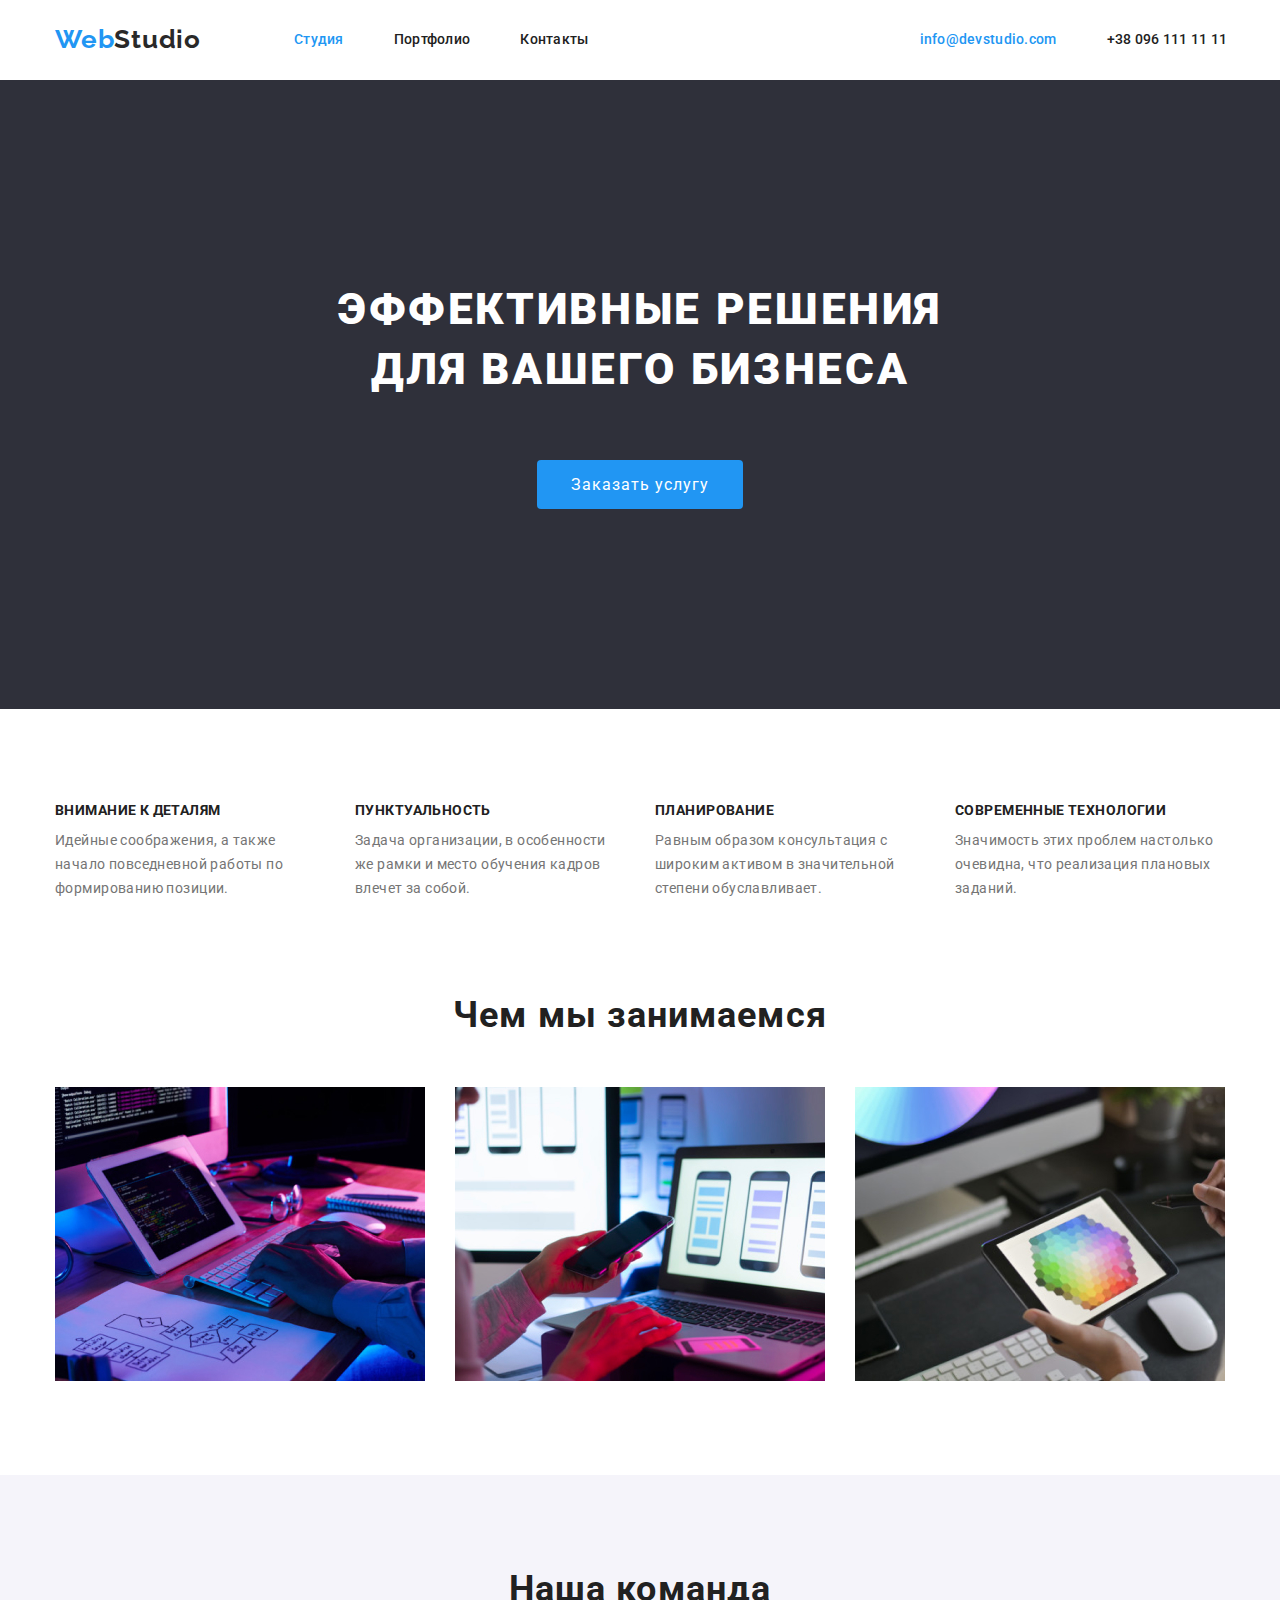
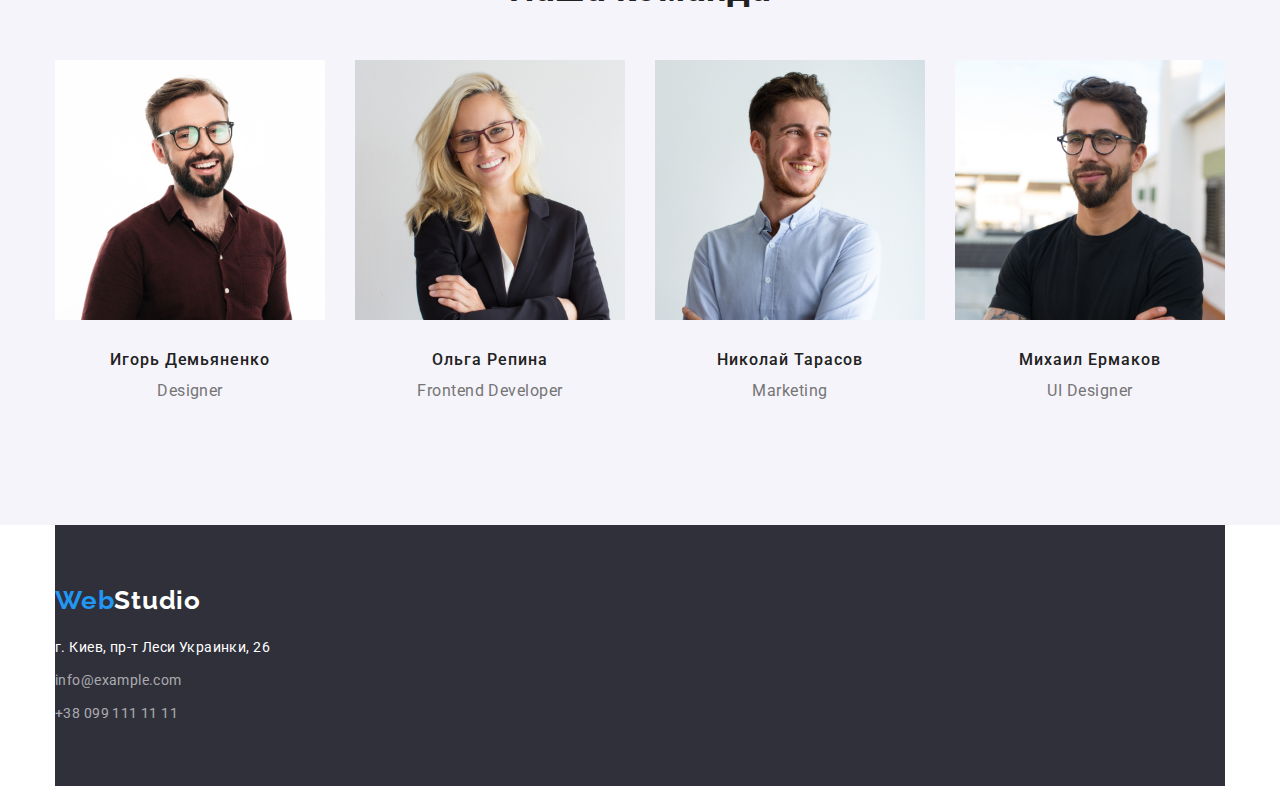
<file: index.html>
<!DOCTYPE html>
<html lang="ru">

<head>
  <meta charset="UTF-8" />
  <meta name="viewport" content="width=device-width, initial-scale=1.0" />
  <title>Document</title>

  <link rel="stylesheet"
    href="https://fonts.googleapis.com/css2?family=Raleway:wght@700&family=Roboto:wght@400;500;700;900&display=swap" />

  <!-- normalize -->
  <link rel="stylesheet" href="https://cdnjs.cloudflare.com/ajax/libs/modern-normalize/1.1.0/modern-normalize.min.css">

  <link rel="stylesheet" href="./css/styles.css" />
</head>

<body class="body">
  <!--шапка-->
  <header>
    <div class="header-container container">
      <nav class="header">
        <a class="link logo" href="./index.html">Web<span class="logo-web">Studio</span></a>
        <ul class="list">
          <li><a class="list list-item1 link web text" href="">Студия</a></li>
          <li><a class="list list-item2 link text" href="./portfolio.html">Портфолио</a></li>
          <li><a class="list list-item3 link text" href="">Контакты</a></li>
        </ul>
      </nav>
      <ul class="list list-link">
        <li><a class="list list-link link web text" href="mailto:info@devstudio.com">info@devstudio.com</a></li>
        <li><a class="list link text telephone">+38 096 111 11 11</a></li>
      </ul>
    </div>
  </header>

  <!--секция 1 основной заголовок-->
  <main>
    <div class="hero">
      <div class="container">
        <h1 class="h1">Эффективные решения для вашего бизнеса</h1>
        <button class="button button-text" type="button">Заказать услугу</button>
      </div>
    </div>
    <!--2 секция верхние элементи списка -->
    <div class="container">
      <section class="section">
        <ul class="service">
          <li class="service-item1">
            <h3 class="h3">ВНИМАНИЕ К ДЕТАЛЯМ</h3>
            <p class="text-p">Идейные соображения, а также начало повседневной работы по формированию позиции.</p>
          </li>
          <li class="service-item2">
            <h3 class="h3">ПУНКТУАЛЬНОСТЬ</h3>
            <p class="text-p">Задача организации, в особенности же рамки и место обучения кадров влечет за собой.</p>
          </li>
          <li class="service-item3">
            <h3 class="h3">ПЛАНИРОВАНИЕ</h3>
            <p class="text-p">Равным образом консультация с широким активом в значительной степени обуславливает.</p>
          <li class="service-item4">
            <h3 class="h3">СОВРЕМЕННЫЕ ТЕХНОЛОГИИ</h3>
            <p class="text-p">Значимость этих проблем настолько очевидна, что реализация плановых заданий.</p>
          </li>
        </ul>
      </section>
    </div>

    <div class="container">
      <section class="section-h2">
        <!--фото элементы 2 секции (чем мы занимаемся)-->
        <div class="flex-container">
          <h2 class="h2">Чем мы занимаемся</h2>
          <ul class="list">
            <li class="imgh2 flex-element1"><img src="./images/box 1.jpg" alt="набирает текст на клавиатуре" width="370"
                height="294" />
            </li>

            <li class="imgh2 flex-element2"><img src="./images/box 2.jpg" alt="выбирает тему для телефона" width="370"
                height="294" />
            </li>

            <li class="imgh2 flex-element3"><img src="./images/box 3.jpg" alt="работа на планшете" width="370"
                height="294" /></li>
          </ul>
      </section>
    </div>

    <!--секция 3 -->
    <section class="section-team">
      <div class="container">
        <section class="section-h2">
          <div class="flex-container">
            <h2 class="h2-team">Наша команда</h2>
            <ul class="list">
              <li class="imgh3 flex-team1"><img src="./images/img.jpg" alt="Игорь" width="270" height="260" />
                <h3 class="h3-team">Игорь Демьяненко</h3>
                <p class="text-team" lang="en">Designer</p>
              </li>

              <li class="imgh3 flex-team2"><img src="./images/img1.jpg" alt="Ольга" width="270" height="260" />
                <h3 class="h3-team">Ольга Репина</h3>
                <p class="text-team" lang="en">Frontend Developer</p>
              </li>

              <li class="imgh3 flex-team3"><img src="./images/img2.jpg" alt="Николай" width="270" height="260" />
                <h3 class="h3-team">Николай Тарасов</h3>
                <p class="text-team" lang="en">Marketing</p>
              </li>

              <li class="imgh3 flex-team4"><img src="./images/img3.jpg" alt="Михаил" width="270" height="260" />
                <h3 class="h3-team">Михаил Ермаков</h3>
                <p class="text-team" lang="en">UI Designer</p>
              </li>
            </ul>
        </section>
      </div>
    </section>
  </main>

  <div class="container">
    <footer class="footer">
      <a class="link logo-down" href="./index.html">Web<span class="logo-web2">Studio</span></a>
      <address class="contacts">
        <p class="down-nav">г. Киев, пр-т Леси Украинки, 26</p>
        <ul class="list-down">
          <li><a class="inf">info@example.com</a></li>
        </ul>
        <ul class="list">
          <li><a class="inf">+38 099 111 11 11</a></li>
        </ul>
      </address>
    </footer>
  </div>

</body>

</html>
</file>
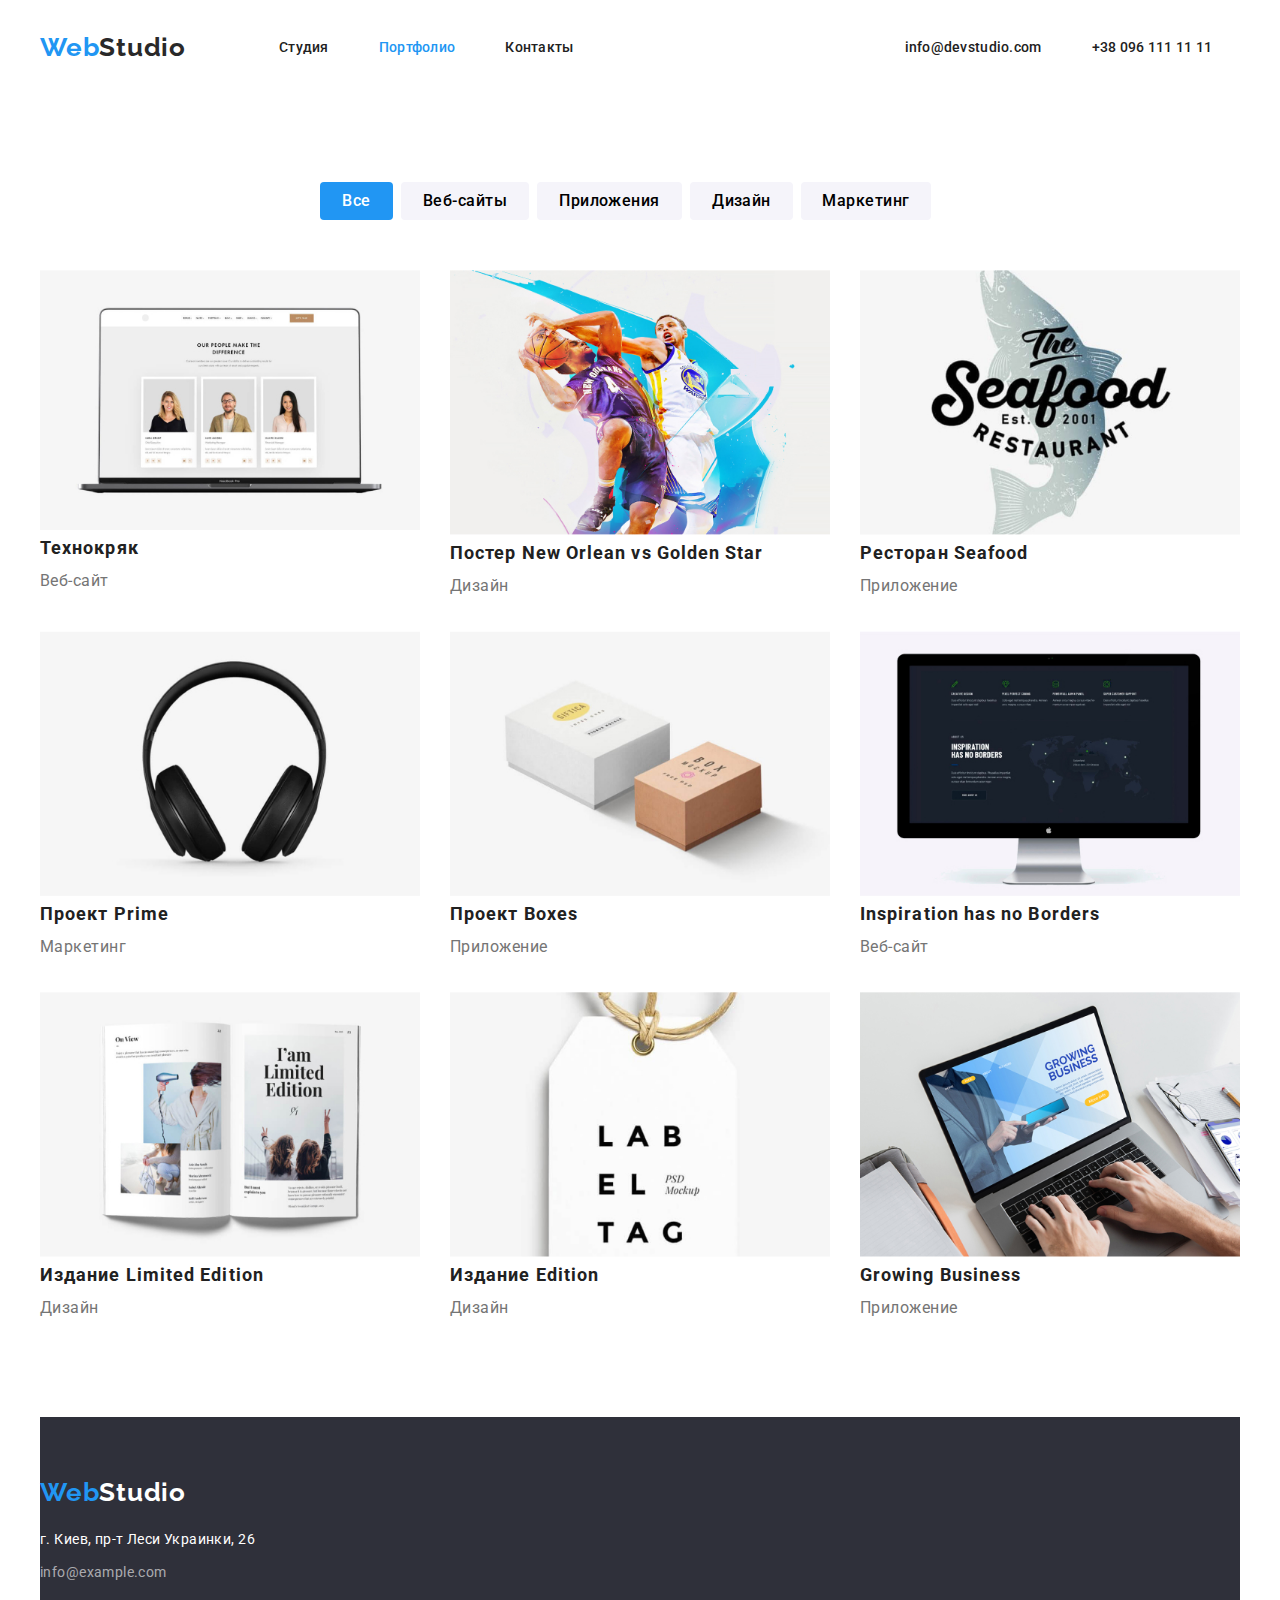
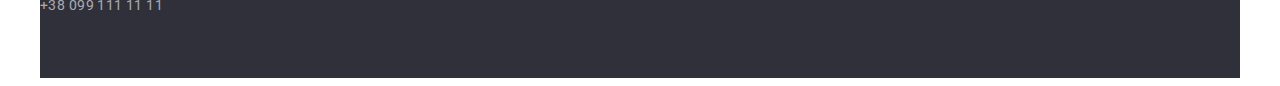
<file: portfolio.html>
<!-- портфолио -->
<!DOCTYPE html>
<html lang="ru">

<head>
  <meta charset="UTF-8" />
  <meta name="viewport" content="width=device-width, initial-scale=1.0" />
  <title>Document</title>

  <link href="https://fonts.googleapis.com/css2?family=Raleway:wght@700&family=Roboto:wght@400;500;700;900&display=swap"
    rel="stylesheet" />

  <link rel="stylesheet" href="./css/styles.css" />
</head>

</html>

<!--шапка портфолио-->

<body class="body">
  <header>
    <div class="header-container container">
      <nav class="header">
        <a class="link logo" href="./index.html">Web<span class="logo-web">Studio</span></a>
        <ul class="list">
          <li><a class="list list-item1 link text" href="./index.html">Студия</a></li>
          <li><a class="list list-item2 link web text" href="">Портфолио</a></li>
          <li><a class="list list-item3 link text" href="">Контакты</a></li>
        </ul>
      </nav>
      <ul class="list list-link">
        <li><a class="list list-link link text">info@devstudio.com</a></li>
        <li><a class="list link text telephone">+38 096 111 11 11</a></li>
      </ul>
    </div>
  </header>
  <!-- тело портфолио кнопки-->
  <main>
    <section class="section">
      <div class="container">
        <ul class="list">
          <li><button class="button-all" type="button">Все</button></li>

          <li><button class="button-pf pf1" type="button">Веб-сайты</button></li>

          <li><button class="button-pf pf2" type="button">Приложения</button></li>

          <li><button class="button-pf pf3" type="button">Дизайн</button></li>

          <li><button class="button-pf pf4" type="button">Маркетинг</button></li>
        </ul>
        <!-- тело портфолио список верхие картинки-->
        <ul class="card-set">
          <li class="card-set-item list-pf">
            <img src="./images/notebook.jpg" alt="notebook" width="505.98" height="351.94" />
            <h2 class="h2-pf">Технокряк</h2>
            <p class="text-pf" lang="ru">Веб-сайт</p>
          </li>
          <li class="card-set-item list-pf">
            <img src="./images/New Orlean vs Golden Star.jpg" alt="New Orlean vs Golden Star" width="505.98"
              height="351.94" />
            <h2 class="h2-pf">Постер <span lang="en">New Orlean vs Golden Star</span></h2>
            <p class="text-pf" lang="ru">Дизайн</p>
          </li>

          <li class="card-set-item list-pf">
            <img src="./images/Seafood.jpg" alt="Seafood" width="505.98" height="351.94" />
            <h2 class="h2-pf">Ресторан <span lang="en">Seafood</span></h2>
            <p class="text-pf" lang="ru">Приложение</p>
          </li>

          <!-- тело портфолио список средние картинки -->
          <li class="card-set-item list-pf">
            <img src="./images/Prime.jpg" alt="Prime" width="505.98" height="351.94" />
            <h2 class="h2-pf">Проект <span lang="en">Prime</span></h2>
            <p class="text-pf" lang="ru">Маркетинг</p>
          </li>

          <li class="card-set-item list-pf">
            <img src="./images/Boxes.jpg" alt="Boxes" width="505.98" height="351.94" />
            <h2 class="h2-pf">Проект <span lang="en">Boxes</span></h2>
            <p class="text-pf" lang="ru">Приложение</p>
          </li>

          <li class="card-set-item list-pf">
            <img src="./images/Borders.jpg" alt="Borders" width="505.98" height="351.94" />
            <h2 class="h2-pf">Inspiration has no Borders</h2>
            <p class="text-pf" lang="ru">Веб-сайт</p>
          </li>

          <!-- тело портфолио список нижние картинки -->
          <li class="card-set-item list-pf">
            <img src="./images/Limited Edition.jpg" alt="Limited Edition" width="505.98" height="351.94" />
            <h2 class="h2-pf">Издание <span lang="en">Limited Edition</span></h2>
            <p class="text-pf" lang="ru">Дизайн</p>
          </li>

          <li class="card-set-item list-pf">
            <img src="./images/LAB.jpg" alt="LAB" width="505.98" height="351.94" />
            <h2 class="h2-pf">Издание <span lang="en">Edition</span></h2>
            <p class="text-pf" lang="ru">Дизайн</p>
          </li>

          <li class="card-set-item list-pf">
            <img src="./images/Business.jpg" alt="Business" width="505.98" height="351.94" />
            <h2 class="h2-pf">Growing Business</h2>
            <p class="text-pf" lang="ru">Приложение</p>
          </li>
        </ul>
      </div>
    </section>
  </main>

  <!-- footer портфолио -->
  <div class="container">
    <footer class="footer">
      <a class="link logo-down" href="./index.html">Web<span class="logo-web2">Studio</span></a>
      <address class="contacts">
        <p class="down-nav">г. Киев, пр-т Леси Украинки, 26</p>
        <ul class="list-down">
          <li><a class="inf">info@example.com</a></li>
        </ul>
        <ul class="list">
          <li><a class="inf">+38 099 111 11 11</a></li>
        </ul>
      </address>
    </footer>
  </div>

</body>

</html>
</file>
<file: css/styles.css>
/* studio + portfolio */
body {
  font-family: roboto, sans-serif;
  color: #757575;
}

:root {
  --items: 3; /* кількість карток в рядку */
  --indent: 30px; /* відступи між картками */
}

/**
  |============================
  | сітка із застосуванням flex-box
  |============================
*/
.card-set {
  display: flex;
  flex-wrap: wrap;
  margin: calc(-1 * var(--indent) / 2);
}

.card-set-item {
  flex-basis: calc((100% - var(--indent) * var(--items)) / var(--items));
  margin: calc(var(--indent) / 2);
}

/* studio main */
section {
  padding-bottom: 94px;
  padding-top: 94px;
}

h1,
h2,
h3,
h4,
h5,
p {
  margin: 0%;
}

ul {
  margin: 0%;
  padding-left: 0%;
}

link {
  text-decoration: none;
}

img {
  display: block;
  max-width: 100%;
  height: auto;
}

/* общий */
.container {
  width: 1200px;
  padding-left: 15px;
  padding-right: 15px;
  margin-left: auto;
  margin-right: auto;
}

.section-team {
  padding-top: 0;
  padding-bottom: 0;
  background-color: #f5f4fa;
}

/* webstudio */
.logo {
  margin-right: 93px;
  display: flex;
  margin-top: 24px;
  margin-bottom: 25px;
  font-family: "Raleway";
  font-weight: 700;
  font-size: 26px;
  line-height: 1.19;

  color: #2196f3;
  letter-spacing: 0.03em;
}

/* webstudio down */
.logo-down {
  padding-top: 0;
  padding-bottom: 20px;
  font-family: "Raleway";
  font-style: normal;
  font-weight: 700;
  font-size: 26px;
  line-height: 1.19;

  /* identical to box height */
  color: #2196f3;
  letter-spacing: 0.03em;
}

/* верхний логотип цвет Studio */
.logo-web {
  color: #292929;
}

/* нижний логотип цвет Studio */
.logo-web2 {
  color: #ffffff;
}
/* убрал подчеркивание */
.link {
  text-decoration: none;
}

.link:hover,
.link:focus {
  color: #2196f3;
}

.link:active {
  color: #2196f3;
}

/* link студия портфолио + контакты */
.text {
  margin-top: 32px;
  margin-bottom: 32px;
  font-weight: 500;
  font-size: 14px;
  line-height: 1.14;
  letter-spacing: 0.02em;
  color: #212121;
}
/* studio */
.text-p {
  font-weight: 400;
  font-size: 14px;
  line-height: 1.71;
  text-align: left;
  margin-bottom: 0;
  letter-spacing: 0.03em;
}
/* studio */
.text-team {
  text-align: center;
  margin-bottom: 30px;
  font-size: 16px;
  line-height: 1.37;
  letter-spacing: 0.03em;
}

/* portfolio <p текст */
.text-pf {
  font-size: 16px;
  line-height: 1.87;
  letter-spacing: 0.03em;
}

/* studio link студия и на portfolio link портфолио*/
.web {
  color: #2196f3;
}

.contacts {
  padding-bottom: 0;
}

/* нижний адрес */
.down-nav {
  padding-top: 20px;
  padding-bottom: 9px;
  font-style: normal;
  font-size: 14px;
  line-height: 1.71;
  text-align: Left;
  vertical-align: Top;
  letter-spacing: 0.03em;
  color: #ffffff;
  list-style: none;
  letter-spacing: 0.03em;
}

/* studio */
.footer {
  background-color: #2f303a;
  font-style: normal;
  letter-spacing: 0.03em;
  max-width: 100%;
  padding-top: 60px;
  padding-bottom: 60px;
}

/* нижние tel + web */
.inf {
  padding-bottom: 9px;
  font-style: normal;
  font-size: 14px;
  line-height: 1.71;
  color: rgba(255, 255, 255, 0.6);
  letter-spacing: 0.03em;
}

.inf2 {
  padding-top: 9px;
  padding-bottom: 20px;
  font-style: normal;
  font-size: 14px;
  line-height: 1.71;
  color: rgba(255, 255, 255, 0.6);
  letter-spacing: 0.03em;
}
/* footer тел и gmail */
.list-down {
  padding-bottom: 9px;
  list-style: none;
}

/* studio убирает точки по краям */
.list {
  display: flex;
  list-style: none;
}

/* portfolio */
.list-pf {
  list-style: none;
}

.list-item1 {
  margin-right: 50px;
}

.list-item2 {
  margin-right: 50px;
}

.list-item3 {
  margin-right: 331px;
}
.list-link {
  margin-right: 50px;
}

/* studio main */
.hero {
  text-align: center;
  background-color: #2f303a;
}

/* studio */
.h1 {
  padding-top: 200px;
  padding-bottom: 30px;
  margin-left: 237px;
  margin-right: 237px;
  margin-bottom: 30px;

  font-weight: 900;
  font-size: 44px;
  line-height: 1.36;
  text-align: center;
  text-transform: uppercase;
  color: #ffffff;
  letter-spacing: 0.06em;
}

/* studio img */
.imgh2 {
  left: 215px;
  top: 1061px;
}

/* studio img */
.imgh3 {
  left: 215px;
  top: 1635px;
}

/* studio */

.h2 {
  padding-top: 0;
  margin-top: 0;
  margin-left: auto;
  margin-right: auto;
  margin-bottom: 50px;
  text-align: center;
  font-weight: 700;
  font-size: 36px;
  line-height: 1.16;
  color: #212121;
  letter-spacing: 0.03em;
}
/* studio */

.section-h2 {
  padding-top: 0;
  padding-bottom: 94px;
}

.h2-team {
  margin: auto;
  padding-top: 94px;
  padding-bottom: 50px;
  text-align: center;
  font-weight: 700;
  font-size: 36px;
  line-height: 1.16;
  color: #212121;
  letter-spacing: 0.03em;
}

/* portfolio h2 */

.h2-pf {
  font-weight: 700;
  font-size: 18px;
  line-height: 2;
  text-align: Left;
  letter-spacing: 0.06em;
  color: #212121;
}
/* studio */
.h3 {
  font-weight: 700;
  font-size: 14px;
  line-height: 1.14;
  color: #212121;
  text-transform: uppercase;
  text-align: left;
  margin-bottom: 10px;
  letter-spacing: 0.03em;
}

/* studio команда */
.h3-team {
  text-align: center;
  margin-top: 30px;
  margin-bottom: 10px;
  font-weight: 500;
  font-size: 16px;
  line-height: 1.19;
  color: #212121;
  letter-spacing: 0.06em;
}

/* studio основная кнопка */
.button {
  font-family: Roboto, sans-serif;
  background-color: #2196f3;
  border-radius: 4px;
  margin-bottom: 200px;
  color: white;
  border-color: transparent;
}

.button-text {
  font-weight: 700px;
  font-size: 16px;
  line-height: 1.6;
  cursor: pointer;
  letter-spacing: 0.06em;
  padding: 10px 32px;
}

/* для кнопки studio  */
.button:hover,
.button:focus {
  color: #212121;
}
.button:active {
  color: #777777;
}

/* portfolio кнопки */

.button-all {
  width: 73px;
  height: 38px;
  margin-top: 0;
  margin-left: 280px;
  margin-right: 8px;
  border-radius: 4px;
  font-family: Roboto;
  background-color: #2196f3;
  font-weight: 500;
  font-size: 16px;
  line-height: 1.62;
  letter-spacing: 0.03em;
  border-color: transparent;

  color: #ffffff;
  cursor: pointer;
}

.button-all:hover,
.button-all:focus {
  color: black;
}

.button-all:active {
  color: #777777;
}

.button-pf {
  font-family: Roboto;
  font-weight: 500;
  font-size: 16px;
  line-height: 1.39;
  letter-spacing: 0.03em;
  justify-content: center;
  border-color: transparent;

  list-style: none;
  cursor: pointer;
}

.button-pf:hover,
.button-pf:focus {
  color: #2196f3;
}

.button-pf:active {
  color: #2196f3;
}

/* кнопки portfolio */
.pf1 {
  width: 128px;
  height: 38px;
  margin-left: 0;
  margin-top: 0px;
  margin-right: 8px;
  background: #f5f4fa;
  border-radius: 4px;
}

.pf2 {
  width: 145px;
  height: 38px;
  margin-left: 0;
  margin-top: 0px;
  margin-right: 8px;
  background: #f5f4fa;
  border-radius: 4px;
}

.pf3 {
  width: 103px;
  height: 38px;
  margin-top: 0px;
  margin-right: 8px;
  margin-bottom: 50px;
  margin-left: 0;
  background: #f5f4fa;
  border-radius: 4px;
}

.pf4 {
  width: 130px;
  height: 38px;
  margin-left: 0;
  margin-top: 0px;
  margin-right: 8px;
  background: #f5f4fa;
  border-radius: 4px;
}

/* studio, portfolio номер телефона */
.telephone {
  position: absolute;
  margin-top: 32px;
  margin-bottom: 32px;
  font-weight: 500;
  font-size: 14px;
  line-height: 1.14;
  letter-spacing: 0.02em;
}

.header-container {
  display: flex;
}

.header {
  display: flex;
  align-items: center;
}
/* studio service  */
.service {
  display: flex;
  align-items: center;
  justify-content: space-between;
  list-style: none;
}

/* studio service внимание к деталям */
.service-item1 {
  width: 270px;
  margin-right: 30px;
}

/* studio service пунетуальность */
.service-item2 {
  width: 270px;
  margin-right: 30px;
}

/* studio service планирование */
.service-item3 {
  width: 270px;
  margin-right: 30px;
}

/* studio service соврем. технологии */
.service-item4 {
  width: 270px;
  margin-right: 0;
}

/* flex фото чем мы зан. */
.flex-container {
  display: flex;
  flex-wrap: wrap;
}

.flex-element1 {
  width: 370px;
  margin-right: 30px;
}

.flex-element2 {
  width: 370px;
  margin-right: 30px;
}

.flex-element3 {
  width: 370px;
  margin-right: 0;
}

/* studio наша команда */
.flex-team1 {
  width: 270px;
  margin-right: 30px;
}
.flex-team2 {
  width: 270px;
  margin-right: 30px;
}

.flex-team3 {
  width: 270px;
  margin-right: 30px;
}

.flex-team4 {
  width: 270px;
  margin-right: 0;
}

.box {
}

/* portfolio картинки */
.box-element {
}

.notebook {
  width: 370px;
  padding-right: 30px;
  padding-bottom: 30px;
}

.orlean {
  width: 370px;
}

.seafood {
  width: 370px;
}
.prime {
  width: 370px;
}

.boxes {
  width: 370px;
}

.borders {
  width: 370px;
}
.edition {
  width: 370px;
}

.lab {
  width: 370px;
}

.business {
  width: 370px;
}

/* portfolio */
.flex-container {
  display: flex;
  justify-content: space-between;
}
</file>
